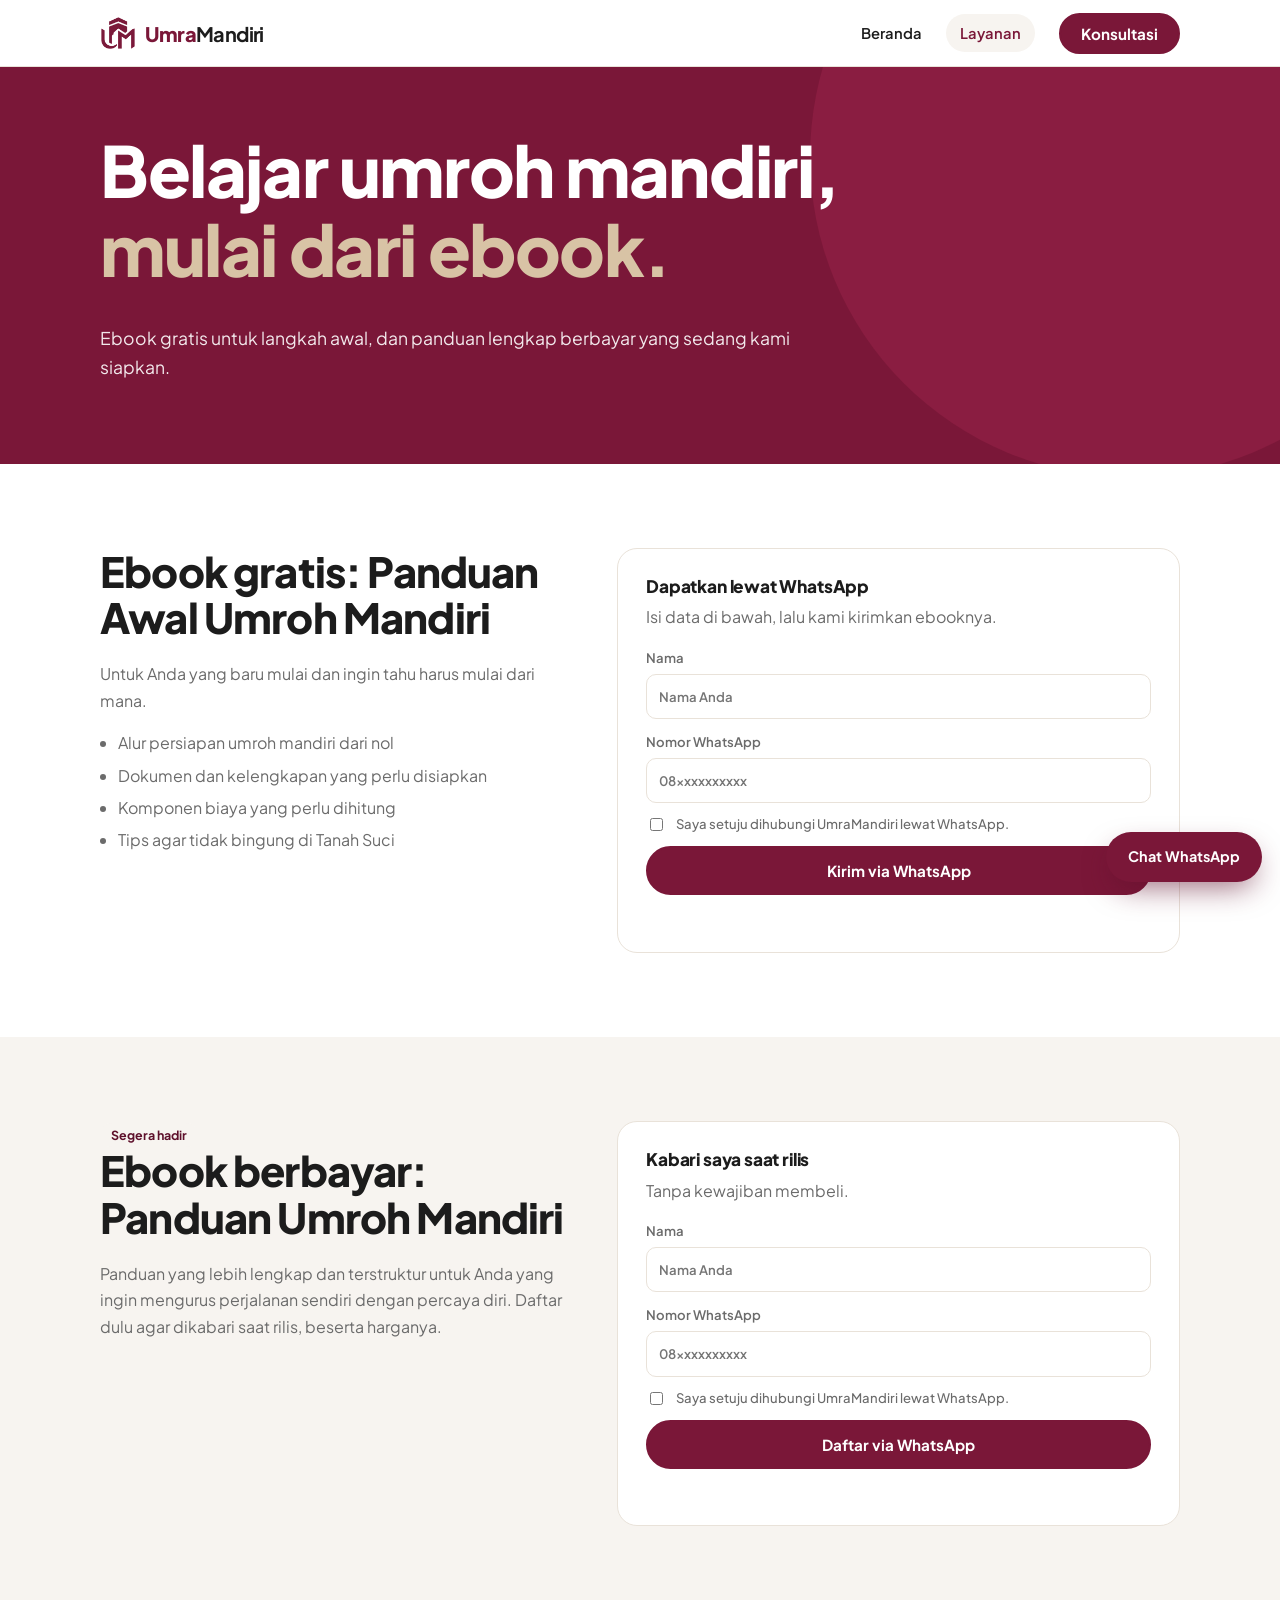
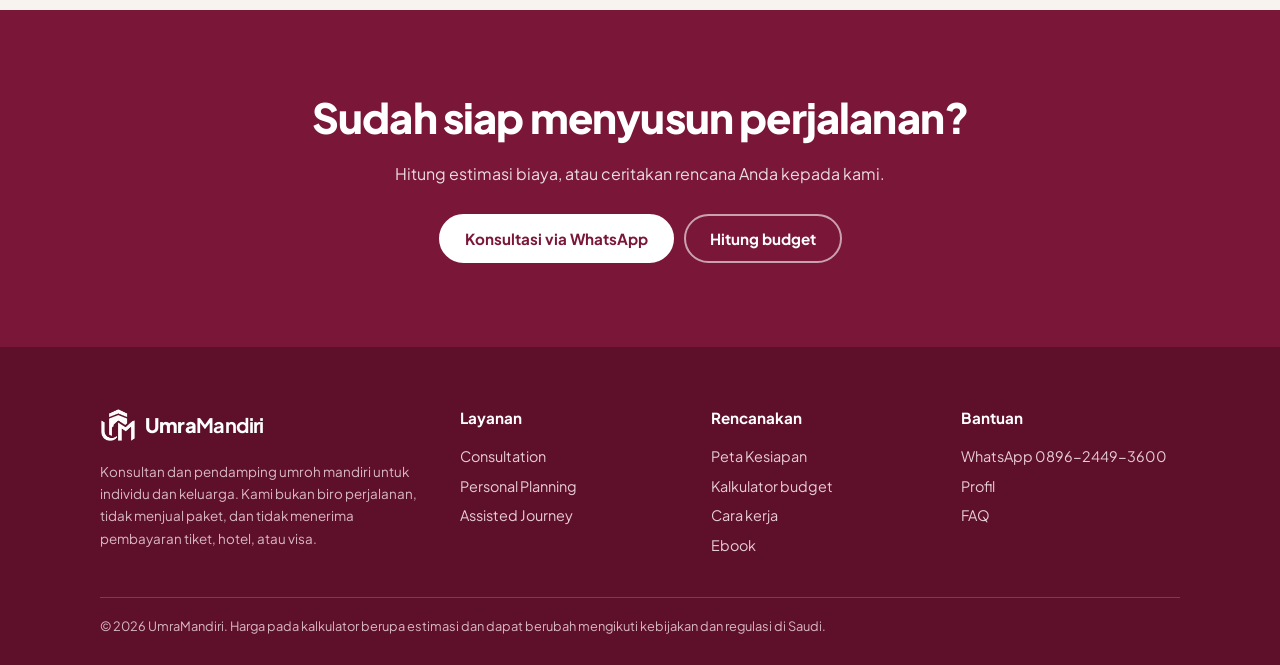
<file: ebook.html>
<!DOCTYPE html>
<html lang="id">
<head>
<meta charset="utf-8">
<meta name="viewport" content="width=device-width, initial-scale=1, viewport-fit=cover">
<title>Ebook Umroh Mandiri | UmraMandiri</title>
<meta name="description" content="Ebook gratis dan panduan umroh mandiri dari UmraMandiri. UmraMandiri membantu individu dan keluarga merencanakan umroh mandiri dengan lebih terarah.">
<meta name="theme-color" content="#7A1738">
<meta property="og:title" content="UmraMandiri | Umroh sesuka Anda">
<meta property="og:description" content="Konsultasi, perencanaan, dan pendampingan umroh mandiri untuk individu dan keluarga.">
<meta property="og:type" content="website">
<link rel="icon" href="assets/favicon.png" type="image/png">
<link rel="apple-touch-icon" href="assets/apple-touch-icon.png">
<link rel="preconnect" href="https://fonts.googleapis.com">
<link rel="preconnect" href="https://fonts.gstatic.com" crossorigin>
<link href="https://fonts.googleapis.com/css2?family=Plus+Jakarta+Sans:wght@400;500;600;700;800&display=swap" rel="stylesheet">
<link rel="stylesheet" href="css/styles.css">
</head>
<body>
<header><div class="wrap">
<a class="logo" href="./"><img class="lg" src="assets/logo-mark-burgundy.png" alt=""><span>Umra<b>Mandiri</b></span></a>
<nav><a href="./">Beranda</a><a class="navm" href="./#layanan">Layanan</a><a class="btn" href="https://wa.me/6289624493600?text=Assalamualaikum%2C%20saya%20ingin%20konsultasi%20umroh%20mandiri">Konsultasi</a></nav>
</div></header>
<section class="hero-sec slim"><div class="wrap"><div style="position:relative;max-width:760px">
<h1>Belajar umroh mandiri, <span class="hl">mulai dari ebook.</span></h1>
<p>Ebook gratis untuk langkah awal, dan panduan lengkap berbayar yang sedang kami siapkan.</p></div></div></section>

<section id="gratis"><div class="wrap about">
<div><h2>Ebook gratis: Panduan Awal Umroh Mandiri</h2>
<p>Untuk Anda yang baru mulai dan ingin tahu harus mulai dari mana.</p>
<!-- Sesuaikan daftar ini dengan isi ebook yang sebenarnya -->
<ul class="ul"><li>Alur persiapan umroh mandiri dari nol</li><li>Dokumen dan kelengkapan yang perlu disiapkan</li><li>Komponen biaya yang perlu dihitung</li><li>Tips agar tidak bingung di Tanah Suci</li></ul></div>
<div class="card"><h3>Dapatkan lewat WhatsApp</h3><p>Isi data di bawah, lalu kami kirimkan ebooknya.</p>
<form class="lead-form" data-kind="mendapatkan ebook gratis Panduan Awal Umroh Mandiri" novalidate>
<label>Nama<input name="nama" required autocomplete="name" placeholder="Nama Anda"></label>
<label>Nomor WhatsApp<input name="wa" type="tel" required inputmode="tel" autocomplete="tel" placeholder="08xxxxxxxxxx"></label>
<label class="chk"><input type="checkbox" name="setuju" required> Saya setuju dihubungi UmraMandiri lewat WhatsApp.</label>
<button class="btn" type="submit">Kirim via WhatsApp</button><p class="err" role="alert"></p></form></div>
</div></section>

<section class="off" id="berbayar"><div class="wrap about">
<div><span class="price">Segera hadir</span><h2>Ebook berbayar: Panduan Umroh Mandiri</h2>
<p>Panduan yang lebih lengkap dan terstruktur untuk Anda yang ingin mengurus perjalanan sendiri dengan percaya diri. Daftar dulu agar dikabari saat rilis, beserta harganya.</p></div>
<div class="card"><h3>Kabari saya saat rilis</h3><p>Tanpa kewajiban membeli.</p>
<form class="lead-form" data-kind="dikabari saat ebook berbayar Panduan Umroh Mandiri rilis" novalidate>
<label>Nama<input name="nama" required autocomplete="name" placeholder="Nama Anda"></label>
<label>Nomor WhatsApp<input name="wa" type="tel" required inputmode="tel" autocomplete="tel" placeholder="08xxxxxxxxxx"></label>
<label class="chk"><input type="checkbox" name="setuju" required> Saya setuju dihubungi UmraMandiri lewat WhatsApp.</label>
<button class="btn" type="submit">Daftar via WhatsApp</button><p class="err" role="alert"></p></form></div>
</div></section>

<section class="band"><div class="wrap"><h2>Sudah siap menyusun perjalanan?</h2><p>Hitung estimasi biaya, atau ceritakan rencana Anda kepada kami.</p>
<div class="cta" style="justify-content:center"><a class="btn" href="https://wa.me/6289624493600?text=Assalamualaikum%2C%20saya%20ingin%20konsultasi%20umroh%20mandiri">Konsultasi via WhatsApp</a><a class="btn ghost" href="kalkulator.html">Hitung budget</a></div></div></section>
<footer><div class="wrap">
<div class="fg">
<div><a class="logo" style="color:#fff" href="./"><img class="lg" src="assets/logo-mark-white.png" alt=""><span>Umra<b style="color:#fff">Mandiri</b></span></a>
<p style="margin-top:12px">Konsultan dan pendamping umroh mandiri untuk individu dan keluarga. Kami bukan biro perjalanan, tidak menjual paket, dan tidak menerima pembayaran tiket, hotel, atau visa.</p></div>
<div><h4>Layanan</h4><a href="./#layanan">Consultation</a><a href="./#layanan">Personal Planning</a><a href="./#layanan">Assisted Journey</a></div>
<div><h4>Rencanakan</h4><a href="./#peta">Peta Kesiapan</a><a href="kalkulator.html">Kalkulator budget</a><a href="./#fase">Cara kerja</a><a href="ebook.html">Ebook</a></div>
<div><h4>Bantuan</h4><a href="https://wa.me/6289624493600">WhatsApp 0896-2449-3600</a><a href="./#profil">Profil</a><a href="./#faq">FAQ</a></div>
</div>
<!-- Tambahkan NIB / legalitas usaha di sini setelah tersedia -->
<div class="fb">&copy; 2026 UmraMandiri. Harga pada kalkulator berupa estimasi dan dapat berubah mengikuti kebijakan dan regulasi di Saudi.</div>
</div></footer>
<a class="fab" href="https://wa.me/6289624493600?text=Assalamualaikum%2C%20saya%20ingin%20konsultasi%20umroh%20mandiri" aria-label="Chat WhatsApp">Chat WhatsApp</a>
<script src="js/quiz.js"></script>
<script src="js/lead.js"></script>
</body>
</html>
</file>
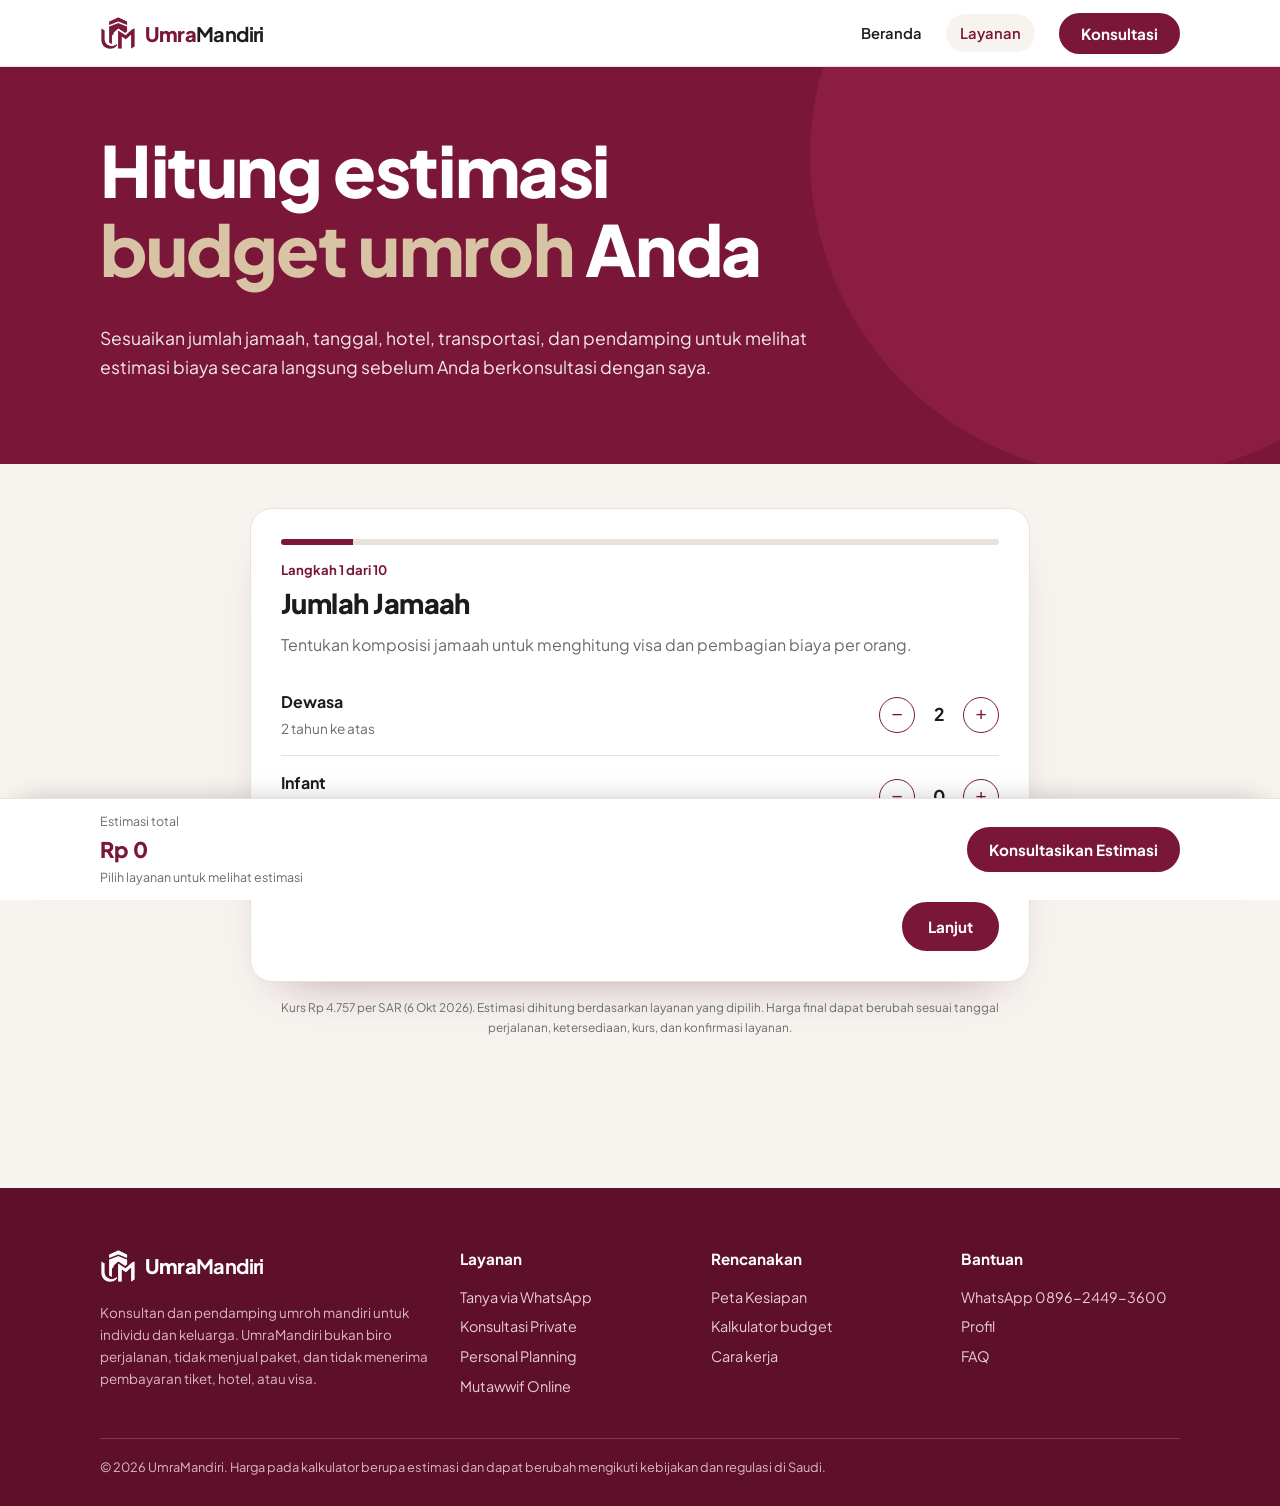
<file: kalkulator.html>
<!DOCTYPE html>
<html lang="id">
<head>
<meta charset="utf-8">
<meta name="viewport" content="width=device-width, initial-scale=1, viewport-fit=cover">
<title>Kalkulator Budget Umroh | UmraMandiri</title>
<meta name="description" content="Hitung estimasi biaya umroh mandiri: visa, hotel Makkah dan Madinah, transportasi, tiket pesawat, dan muthawwif dalam satu kalkulator.">
<meta name="theme-color" content="#7A1738">
<meta property="og:title" content="UmraMandiri | Umroh sesuka Anda">
<meta property="og:description" content="Konsultasi, perencanaan, dan pendampingan umroh mandiri untuk individu dan keluarga.">
<meta property="og:type" content="website">
<link rel="icon" href="assets/favicon.png" type="image/png">
<link rel="apple-touch-icon" href="assets/apple-touch-icon.png">
<link rel="preconnect" href="https://fonts.googleapis.com">
<link rel="preconnect" href="https://fonts.gstatic.com" crossorigin>
<link href="https://fonts.googleapis.com/css2?family=Plus+Jakarta+Sans:wght@400;500;600;700;800&display=swap" rel="stylesheet">
<link rel="stylesheet" href="css/styles.css">
</head>
<body>
<header><div class="wrap">
<a class="logo" href="./"><img class="lg" src="assets/logo-mark-burgundy.png" alt=""><span>Umra<b>Mandiri</b></span></a>
<nav><a href="./">Beranda</a><a class="navm" href="./#layanan">Layanan</a><a class="btn" href="https://wa.me/6289624493600?text=Assalamualaikum%2C%20saya%20ingin%20konsultasi%20umroh%20mandiri">Konsultasi</a></nav>
</div></header>
<section class="hero-sec slim"><div class="wrap"><div style="position:relative;max-width:760px">
<h1>Hitung estimasi <span class="hl">budget umroh</span> Anda</h1>
<p>Sesuaikan jumlah jamaah, tanggal, hotel, transportasi, dan pendamping untuk melihat estimasi biaya secara langsung sebelum Anda berkonsultasi dengan saya.</p></div></div></section>

<section class="wzs"><div class="wrap"><div class="wz" id="wz">
<div class="prog"><i id="pg"></i></div><p class="stepno" id="sn"></p>
<div id="st"></div>
<div class="nav2"><button class="btn ghost" id="bk" type="button">Kembali</button><button class="btn" id="nx" type="button">Lanjut</button></div>
</div>
<p class="dnote"><span id="kurs"></span> Estimasi dihitung berdasarkan layanan yang dipilih. Harga final dapat berubah sesuai tanggal perjalanan, ketersediaan, kurs, dan konfirmasi layanan.</p></div></section>

<div class="dock"><div class="wrap"><div><small>Estimasi total</small><b id="dt1">Rp 0</b><small id="dt2"></small></div><a class="btn" id="dwa" href="#">Konsultasikan Estimasi</a></div></div>
<footer><div class="wrap">
<div class="fg">
<div><a class="logo" style="color:#fff" href="./"><img class="lg" src="assets/logo-mark-white.png" alt=""><span>Umra<b style="color:#fff">Mandiri</b></span></a>
<p style="margin-top:12px">Konsultan dan pendamping umroh mandiri untuk individu dan keluarga. UmraMandiri bukan biro perjalanan, tidak menjual paket, dan tidak menerima pembayaran tiket, hotel, atau visa.</p></div>
<div><h4>Layanan</h4><a href="./#layanan">Tanya via WhatsApp</a><a href="./#layanan">Konsultasi Private</a><a href="./#layanan">Personal Planning</a><a href="./#layanan">Mutawwif Online</a></div>
<div><h4>Rencanakan</h4><a href="./#peta">Peta Kesiapan</a><a href="kalkulator.html">Kalkulator budget</a><a href="./#fase">Cara kerja</a></div>
<div><h4>Bantuan</h4><a href="https://wa.me/6289624493600">WhatsApp 0896-2449-3600</a><a href="./#profil">Profil</a><a href="./#faq">FAQ</a></div>
</div>
<!-- Tambahkan NIB / legalitas usaha di sini setelah tersedia -->
<div class="fb">&copy; 2026 UmraMandiri. Harga pada kalkulator berupa estimasi dan dapat berubah mengikuti kebijakan dan regulasi di Saudi.</div>
</div></footer>
<script src="data/data.js"></script>
<script src="js/kalkulator.js"></script>
</body>
</html>
</file>
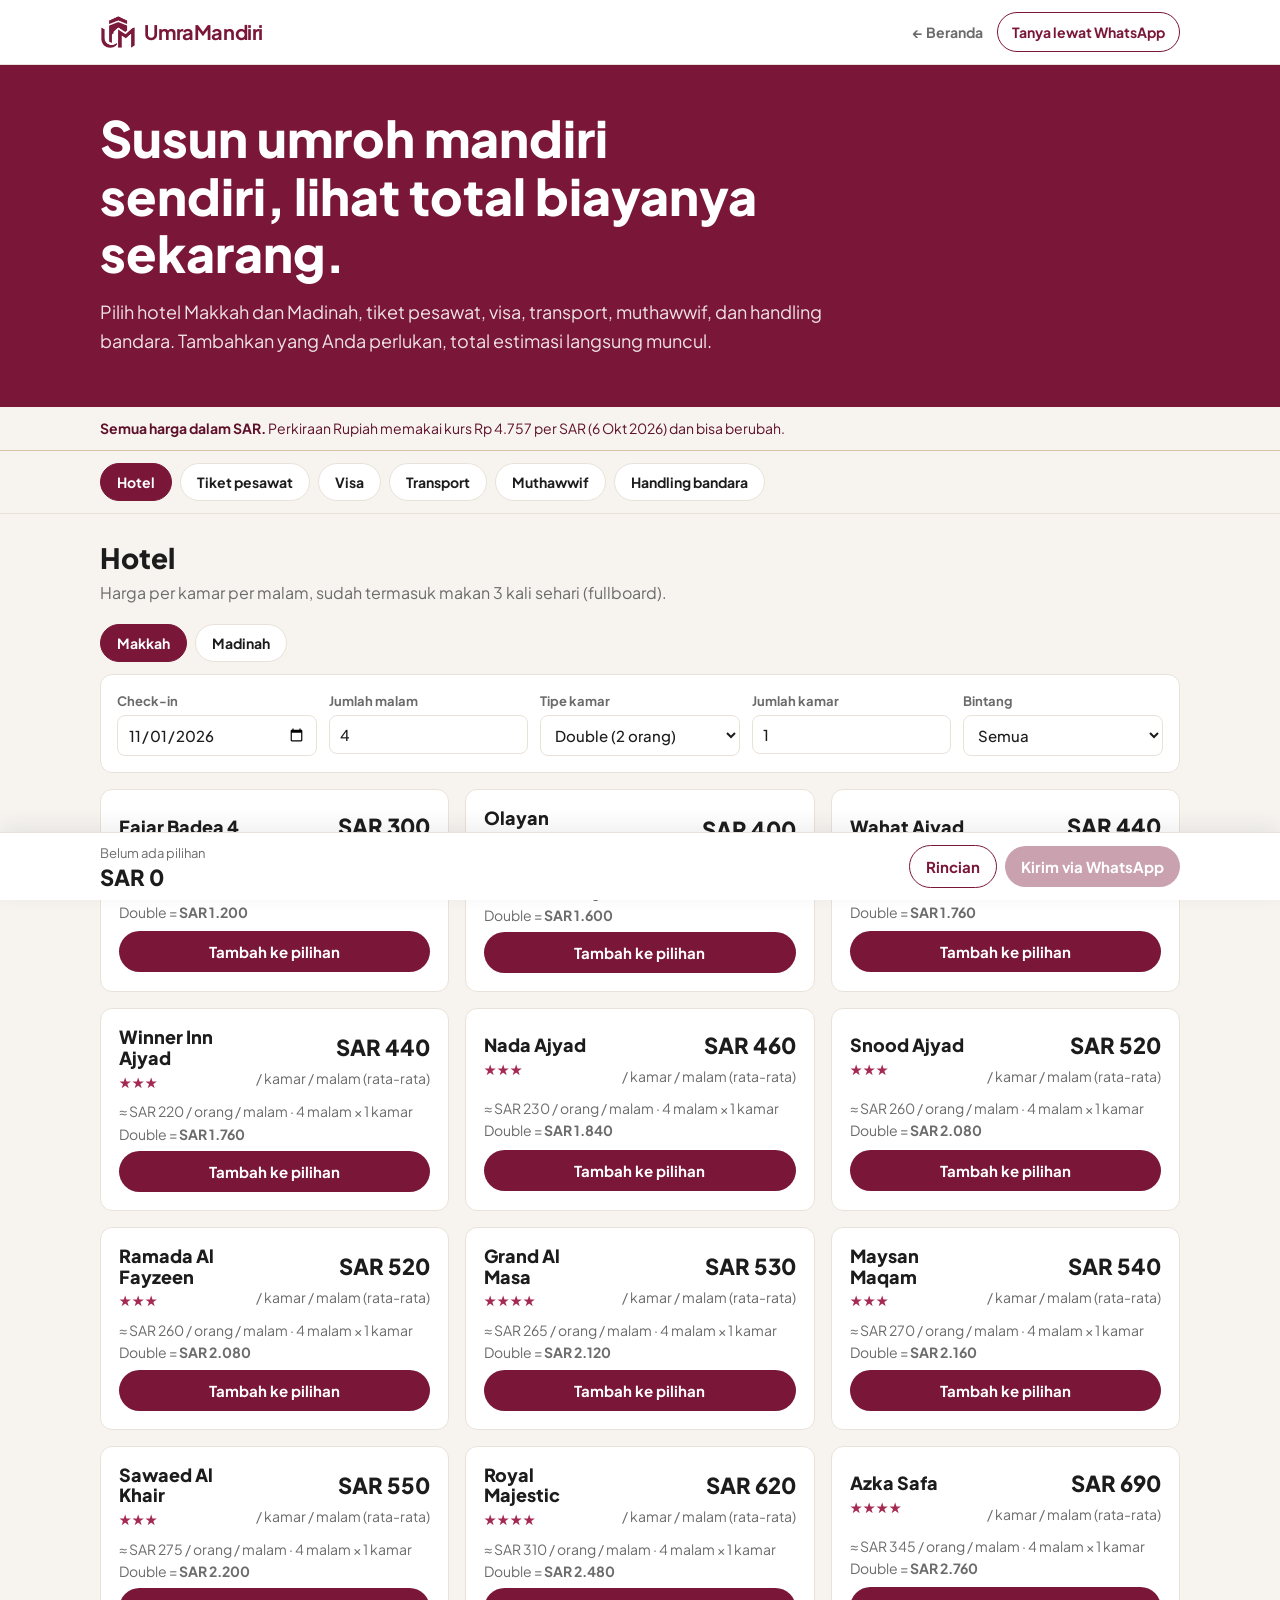
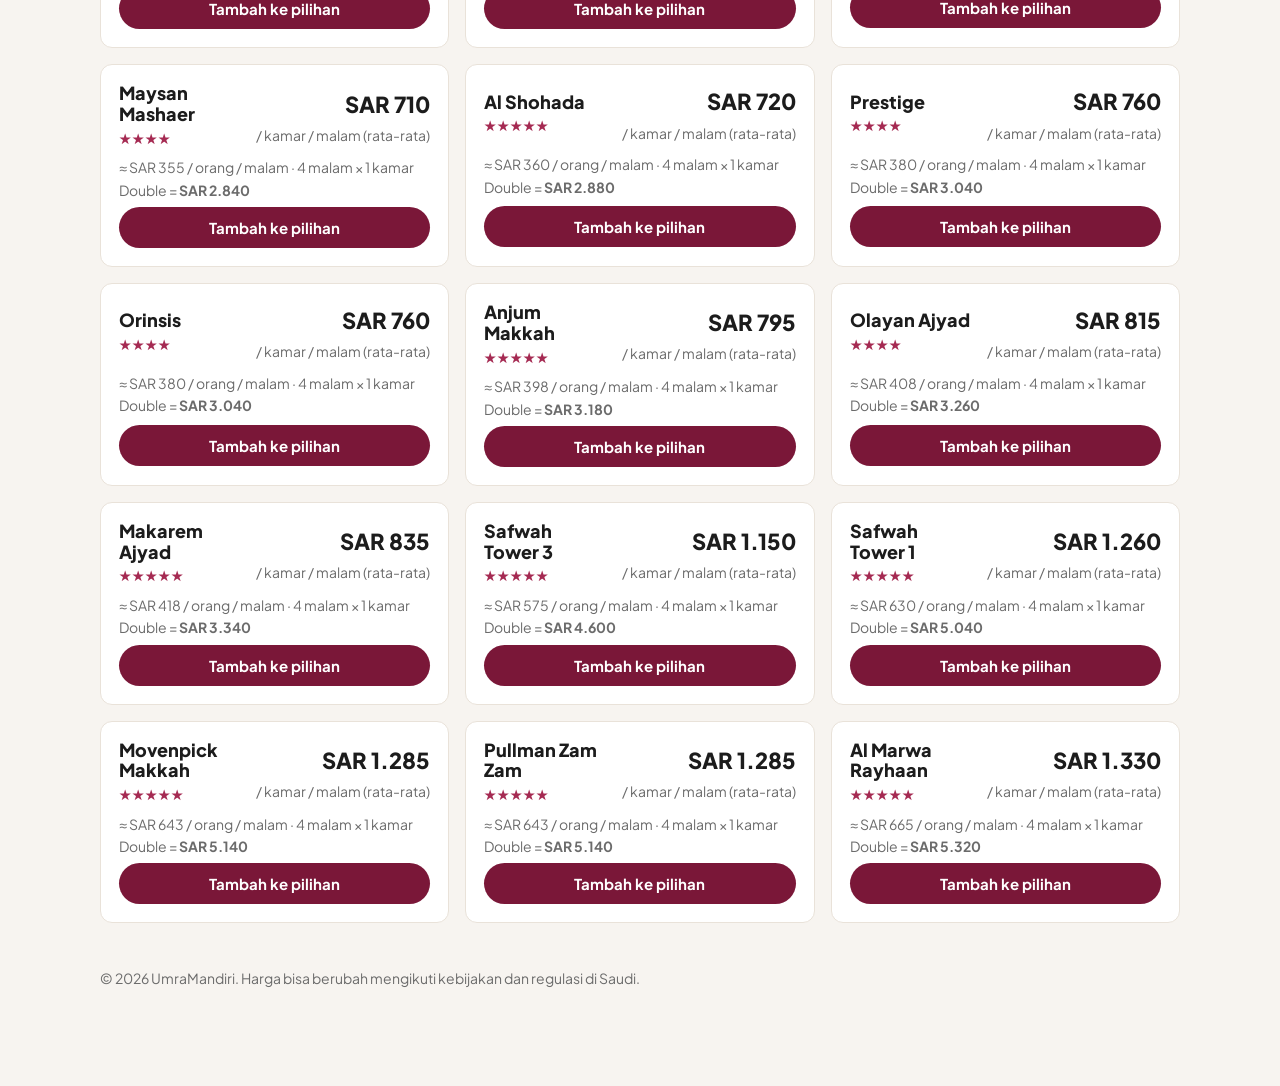
<file: marketplace.html>
<!DOCTYPE html>
<html lang="id">
<head>
<meta charset="utf-8">
<meta name="viewport" content="width=device-width, initial-scale=1">
<title>Marketplace UmraMandiri — Hotel, tiket, visa, dan layanan umroh mandiri</title>
<meta name="description" content="Pilih sendiri hotel Makkah dan Madinah, tiket pesawat, visa, transport, muthawwif, dan handling bandara. Semua harga dalam SAR dengan perkiraan total dalam Rupiah.">
<meta property="og:title" content="Marketplace UmraMandiri">
<meta property="og:image" content="logo.png">
<link rel="icon" href="assets/favicon.png" type="image/png">
<link rel="apple-touch-icon" href="assets/apple-touch-icon.png">
<meta name="theme-color" content="#7A1738">
<link rel="preconnect" href="https://fonts.googleapis.com">
<link rel="preconnect" href="https://fonts.gstatic.com" crossorigin>
<link href="https://fonts.googleapis.com/css2?family=Plus+Jakarta+Sans:wght@400;500;700;800&display=swap" rel="stylesheet">
<style>
:root{--ink:#2b3033;--gold:#c89e50;--gold-d:#7a5a14;--bg:#f3f4f5;--card:#fff;--line:#dcdfe1;--mute:#5d666b}
*{box-sizing:border-box}
html{scroll-behavior:smooth}
body{margin:0;background:var(--bg);color:var(--ink);font:400 16px/1.6 "Plus Jakarta Sans",system-ui,sans-serif;padding-bottom:84px}
h1,h2,h3{margin:0;line-height:1.15;font-weight:800}
:focus-visible{outline:3px solid var(--gold);outline-offset:2px}
.wrap{max-width:1120px;margin:0 auto;padding:0 20px}
.top{background:#fff;border-bottom:1px solid var(--line)}
.top .wrap{display:flex;justify-content:space-between;align-items:center;padding-top:12px;padding-bottom:12px}
.top img{height:34px;width:auto;display:block}
.top a.home{margin-left:auto;margin-right:14px;font-size:14px;font-weight:700;text-decoration:none;color:var(--mute)}
.top a.wa{font-size:14px;font-weight:700;text-decoration:none;color:var(--ink);border:1px solid var(--ink);padding:8px 14px;border-radius:999px}
.hero{background:var(--ink);color:#fff;padding:44px 0 52px}
.hero h1{font-size:clamp(30px,5.5vw,50px);max-width:20ch}
.hero p{font-size:18px;color:#d3d8db;margin:16px 0 0;max-width:58ch}
.note{background:#f8efd9;border-bottom:1px solid #e6d3a1;color:#5c4510;font-size:14px;padding:10px 0}
.tabs{position:sticky;top:0;z-index:5;background:var(--bg);border-bottom:1px solid var(--line)}
.tabs .wrap{display:flex;gap:8px;overflow-x:auto;padding:12px 20px}
.chip{flex:none;border:1px solid var(--line);background:#fff;color:var(--ink);font:700 14px "Plus Jakarta Sans",sans-serif;padding:9px 16px;border-radius:999px;cursor:pointer}
.chip[aria-pressed=true]{background:var(--ink);border-color:var(--ink);color:#fff}
section.cat{display:none;padding:28px 0 8px}
section.cat.on{display:block}
section.cat h2{font-size:28px}
.sub{color:var(--mute);margin:6px 0 18px}
.grid{display:grid;grid-template-columns:repeat(auto-fill,minmax(290px,1fr));gap:16px}
.card{background:var(--card);border:1px solid var(--line);border-radius:12px;padding:18px;display:flex;flex-direction:column;gap:8px}
.card h3{font-size:18px}
.meta{color:var(--mute);font-size:14px;margin:0}
.tag{display:inline-block;background:#f8efd9;color:#5c4510;font-size:12px;font-weight:700;padding:2px 8px;border-radius:6px;align-self:flex-start}
.price{margin-top:auto;padding-top:6px}
.price b{font-size:24px;font-weight:800}
.price small{color:var(--mute);font-size:13px}
.btn{border:0;background:var(--ink);color:#fff;font:700 15px "Plus Jakarta Sans",sans-serif;padding:11px 16px;border-radius:10px;cursor:pointer;text-decoration:none;text-align:center}
.btn:hover{background:#000}
.btn:disabled{opacity:.4;cursor:not-allowed}
.btn.gold{background:var(--gold);color:#1d1f20}
.panel{background:#fff;border:1px solid var(--line);border-radius:12px;padding:16px;display:grid;grid-template-columns:repeat(auto-fit,minmax(150px,1fr));gap:12px;margin-bottom:16px}
.panel label{font-size:13px;font-weight:700;color:var(--mute);display:flex;flex-direction:column;gap:4px}
.panel input,.panel select{font:500 15px "Plus Jakarta Sans",sans-serif;padding:9px 10px;border:1px solid var(--line);border-radius:8px;background:#fff;color:var(--ink);width:100%}
.seg{display:flex;gap:8px;flex-wrap:wrap;margin-bottom:12px}
.hotel{display:grid;grid-template-columns:1fr auto;gap:6px 16px;align-items:center}
.hotel .stars{color:var(--gold);letter-spacing:1px;font-size:14px}
.hotel .r{text-align:right}
.hotel .r b{font-size:22px;font-weight:800}
.hotel .full{grid-column:1/-1}
.bar{position:fixed;left:0;right:0;bottom:0;background:#fff;border-top:1px solid var(--line);box-shadow:0 -6px 20px #2b303314;z-index:9}
.bar .wrap{display:flex;align-items:center;justify-content:space-between;gap:12px;padding-top:10px;padding-bottom:10px}
.bar strong{font-size:22px;font-weight:800;display:block;line-height:1.2}
.bar span{font-size:13px;color:var(--mute);display:block}
.bar .acts{display:flex;gap:8px;align-items:center}
.btn.ghost{background:#fff;color:var(--ink);border:1px solid var(--ink)}
.btn[aria-disabled=true]{opacity:.4;pointer-events:none}
#cart{display:none;position:fixed;left:0;right:0;bottom:70px;z-index:8;max-height:50vh;overflow:auto;background:#fff;border-top:1px solid var(--line);box-shadow:0 -10px 24px #2b303322}
#cart.on{display:block}
.line{display:grid;grid-template-columns:1fr auto auto;gap:10px;align-items:center;padding:10px 0;border-bottom:1px solid var(--line);font-size:14px}
.line small{display:block;color:var(--mute)}
.q{display:flex;align-items:center;gap:6px}
.q button{width:30px;height:30px;border:1px solid var(--line);background:#fff;border-radius:8px;font:700 16px sans-serif;cursor:pointer}
footer{padding:36px 0 12px;color:var(--mute);font-size:14px}
@media(max-width:560px){.bar strong{font-size:18px}.bar .btn{padding:10px 12px;font-size:14px}}
@media (prefers-reduced-motion:reduce){html{scroll-behavior:auto}}

/* ===== Palet brand UmraMandiri ===== */
:root{--ink:#1C1C1C;--gold:#7A1738;--gold-d:#5E102B;--bg:#F7F4F0;--mute:#6B6B6B;--line:#e9e2d9}
.top a.wa{color:#7A1738;border-color:#7A1738}
.top strong{color:#7A1738;font-size:1.25rem;letter-spacing:-.02em}
.hero{background:#7A1738}
.hero p{color:rgba(255,255,255,.88)}
.chip[aria-pressed=true]{background:#7A1738;border-color:#7A1738}
.btn{background:#7A1738;border-radius:999px}.btn:hover{background:#5E102B}
.btn.gold{background:#7A1738;color:#fff}
.btn.ghost{background:#fff;color:#7A1738;border:1px solid #7A1738}.btn.ghost:hover{background:#F7F4F0}
.note{background:#F7F4F0;border-color:#D8C3A5;color:#5E102B}
.tag{background:#F7F4F0;color:#5E102B}
.hotel .stars{color:#A52A52}

/* Header ponsel marketplace */
@media(max-width:480px){.top strong{font-size:1.02rem}.top img{height:28px}.top a.home{margin-right:8px;font-size:13px}.top a.wa{padding:7px 10px;font-size:13px}}
/* layar 340 marketplace */
@media(max-width:340px){.top a.home{display:none}}

/* ===== Kartu transport dengan gambar ===== */
.vgrid{display:grid;grid-template-columns:repeat(auto-fill,minmax(290px,1fr));gap:18px}
.card.veh{padding:0;overflow:hidden;display:flex;flex-direction:column;gap:0}
.vimg{position:relative;height:160px;background:radial-gradient(ellipse at 50% 90%,#f1e4e9 0,#fff 72%);display:flex;align-items:center;justify-content:center;border-bottom:1px solid var(--line)}
.vimg img{max-height:118px;max-width:80%;object-fit:contain;filter:drop-shadow(0 10px 8px rgba(94,16,43,.2))}
.vtag{position:absolute;top:12px;left:12px;background:#7A1738;color:#fff;font-size:.72rem;font-weight:700;padding:4px 10px;border-radius:999px}
.vcap{position:absolute;left:12px;bottom:12px;background:#fff;border:1px solid var(--line);font-size:.72rem;font-weight:600;padding:3px 9px;border-radius:999px}
.vbody{padding:16px 18px 18px;display:flex;flex-direction:column;gap:10px;flex:1}
.vbody h3{margin:0}.vlab{color:#7A1738;font-weight:700;font-size:.74rem}
.chips2{display:flex;flex-wrap:wrap;gap:6px}.chips2 span{background:#F7F4F0;color:#5E102B;font-size:.72rem;font-weight:600;padding:3px 9px;border-radius:6px}
.vbody label{display:grid;gap:5px;font-size:.78rem;font-weight:600;color:var(--mute)}.vbody select{width:100%}
.vd{font-size:.8rem;min-height:3.4em;margin:0}
.vfoot{display:flex;justify-content:space-between;align-items:flex-end;gap:10px;margin-top:auto}

/* Penyempurnaan kartu transport */
.vimg{overflow:hidden}
.vimg:after{content:"";position:absolute;bottom:30px;left:50%;transform:translateX(-50%);width:58%;height:16px;border-radius:50%;background:rgba(94,16,43,.16);filter:blur(7px)}
.vimg img{position:relative;z-index:1;mix-blend-mode:multiply;filter:none;max-height:124px}
.vtag,.vcap{z-index:2}
.vfoot>div{flex:1;min-width:0}.vfoot small{font-size:.74rem}
.vfoot .btn{flex:none;white-space:nowrap;padding:11px 16px}
.vd{font-size:.78rem}
/* Harga di atas, tombol selebar kartu */
.vfoot{flex-direction:column;align-items:stretch;gap:12px}.vfoot .btn{width:100%;text-align:center}.vfoot .price b{font-size:1.45rem;white-space:nowrap}
</style>
</head>
<body>
<header>
  <div class="top"><div class="wrap">
    <a href="./" aria-label="UmraMandiri, kembali ke beranda" style="display:inline-flex;align-items:center;gap:8px;text-decoration:none"><img src="assets/logo-mark-burgundy.png" alt="" style="height:34px;width:auto"><strong>UmraMandiri</strong></a>
    <a class="home" href="./">&larr; Beranda</a>
    <a class="wa" id="waTop" href="#" target="_blank" rel="noopener">Tanya lewat WhatsApp</a>
  </div></div>
  <div class="hero"><div class="wrap">
    <h1>Susun umroh mandiri sendiri, lihat total biayanya sekarang.</h1>
    <p>Pilih hotel Makkah dan Madinah, tiket pesawat, visa, transport, muthawwif, dan handling bandara. Tambahkan yang Anda perlukan, total estimasi langsung muncul.</p>
  </div></div>
</header>
<div class="note"><div class="wrap" id="note"></div></div>
<nav class="tabs" aria-label="Kategori"><div class="wrap" id="tabs"></div></nav>
<main id="list"></main>
<footer><div class="wrap">© 2026 UmraMandiri. Harga bisa berubah mengikuti kebijakan dan regulasi di Saudi.</div></footer>

<div id="cart" aria-label="Rincian pilihan"><div class="wrap" id="lines"></div></div>
<div class="bar" role="region" aria-label="Ringkasan pilihan"><div class="wrap">
  <div><span id="count">Belum ada pilihan</span><strong id="tSar">SAR 0</strong><span id="tIdr"></span></div>
  <div class="acts"><button class="btn ghost" id="toggle">Rincian</button><a class="btn gold" id="order" aria-disabled="true" href="#" target="_blank" rel="noopener">Kirim via WhatsApp</a></div>
</div></div>

<script src="data/data.js"></script>
<script>
// Kurs, harga, dan tarif hotel dibaca dari data/data.js (satu sumber untuk seluruh website)
// ======== HARGA NON-HOTEL (dalam SAR) ========
var CATS=[
 {id:"hotel",n:"Hotel",d:"Harga per kamar per malam, sudah termasuk makan 3 kali sehari (fullboard)."},
 {id:"pesawat",n:"Tiket pesawat",d:"Harga acuan tiket pulang-pergi."},
 {id:"visa",n:"Visa",d:"Pengurusan visa umroh."},
 {id:"transport",n:"Transport",d:"Harga per kendaraan, dalam SAR. Pilih rute satuan atau paket full trip."},
 {id:"muthawwif",n:"Muthawwif",d:"Pembimbing ibadah."},
 {id:"handling",n:"Handling bandara",d:"Dibantu dari mendarat sampai keluar bandara."}
];
var ITEMS=[
 {id:"a1",c:"pesawat",n:"Tiket pesawat pulang-pergi",m:"Harga acuan Rp "+PRICE.tiketRp.toLocaleString("id-ID")+", dikonversi ke SAR sesuai kurs",u:"/ orang",p:Math.round(PRICE.tiketRp/RATE)},
 {id:"v1",c:"visa",n:"Visa umroh",m:"Harga acuan USD "+PRICE.visaUsd+", dikonversi ke SAR (1 USD = "+String(USD_SAR).replace(".",",")+" SAR)",u:"/ orang",p:Math.round(PRICE.visaUsd*USD_SAR)},
 {id:"m1",c:"muthawwif",n:"Muthawwif setengah hari",m:"Thawaf dan sa'i didampingi",u:"/ sesi",p:PRICE.mtHalf,ph:1},
 {id:"m2",c:"muthawwif",n:"Muthawwif full day",m:"Ibadah plus ziarah kota",u:"/ hari",p:PRICE.mtFull,ph:1},
 {id:"g1",c:"handling",n:"Handling kedatangan Jeddah",m:"Imigrasi dan bagasi dibantu",u:"/ orang",p:PRICE.hin,ph:1},
 {id:"g2",c:"handling",n:"Handling kepulangan",m:"Check-in dan bagasi dibantu",u:"/ orang",p:PRICE.hout,ph:1}
];
// ============================================
var DAY=864e5, cart={}, state={city:"Makkah",star:0}, TYPES=["Double","Triple","Quad"], OCC=[2,3,4];
var fmt=function(n){return "SAR "+Math.round(n).toLocaleString("id-ID")};
var rp=function(n){return "Rp "+Math.round(n).toLocaleString("id-ID")};
var dm=function(s){var d=+s.slice(0,2),m=+s.slice(2);return Date.UTC(m>=8?2026:2027,m-1,d)/DAY};
function parse(s){var a=s.split("|");return{n:a[0],s:+a[1],r:a[2].split(";").map(function(x){var p=x.split(":"),d=p[0].split("-");return{a:dm(d[0]),b:dm(d[1]),p:p[1].split("/").map(Number)}})}}
var DB={};Object.keys(HOTELS).forEach(function(c){DB[c]=HOTELS[c].map(parse)});
function night(h,d,t){var v=null;h.r.forEach(function(r){if(d>=r.a&&d<=r.b)v=r.p[t]});return v}
function stay(h,ci,n,t){var tot=0;for(var i=0;i<n;i++){var v=night(h,ci+i,t);if(v==null)return null;tot+=v}return tot}
var $=function(i){return document.getElementById(i)};
var iso=function(d){return new Date(d*DAY).toISOString().slice(0,10)};
var el=function(t,c,h){var e=document.createElement(t);if(c)e.className=c;if(h!=null)e.innerHTML=h;return e};

$("note").innerHTML="<b>Semua harga dalam SAR.</b> Perkiraan Rupiah memakai kurs Rp "+RATE.toLocaleString("id-ID")+" per SAR ("+RATE_DATE+") dan bisa berubah.";
$("waTop").href="https://wa.me/"+WA;

var tabs=$("tabs"),list=$("list");
CATS.forEach(function(c){
  var b=el("button","chip",c.n);b.id="tab-"+c.id;b.setAttribute("aria-pressed","false");b.onclick=function(){pick(c.id)};tabs.appendChild(b);
  var s=el("section","cat");s.id=c.id;s.innerHTML='<div class="wrap"><h2>'+c.n+'</h2><p class="sub">'+c.d+'</p><div id="body-'+c.id+'"></div></div>';list.appendChild(s);
});

// ---- Hotel ----
(function(){
  var b=$("body-hotel");
  b.innerHTML='<div class="seg" id="cities"></div><div class="panel">'+
   '<label>Check-in<input type="date" id="ci" value="2026-11-01" min="2026-08-14" max="2027-03-09"></label>'+
   '<label>Jumlah malam<input type="number" id="nt" value="4" min="1" max="30"></label>'+
   '<label>Tipe kamar<select id="ty"><option value="0">Double (2 orang)</option><option value="1">Triple (3 orang)</option><option value="2">Quad (4 orang)</option></select></label>'+
   '<label>Jumlah kamar<input type="number" id="rm" value="1" min="1" max="20"></label>'+
   '<label>Bintang<select id="st"><option value="0">Semua</option><option value="5">5</option><option value="4">4</option><option value="3">3</option></select></label></div>'+
   '<div class="grid" id="hg"></div>';
  var cs=$("cities");
  Object.keys(HOTELS).forEach(function(c){var x=el("button","chip",c);x.setAttribute("aria-pressed",c===state.city);x.onclick=function(){state.city=c;[].forEach.call(cs.children,function(y){y.setAttribute("aria-pressed",y===x)});draw()};cs.appendChild(x)});
  ["ci","nt","ty","rm","st"].forEach(function(i){$(i).oninput=draw});
  function draw(){
    var n=Math.max(1,+$("nt").value||1),t=+$("ty").value,rm=Math.max(1,+$("rm").value||1),st=+$("st").value,g=$("hg");
    var y=+$("ci").value.slice(0,4),ci=Date.UTC(y,+$("ci").value.slice(5,7)-1,+$("ci").value.slice(8,10))/DAY;
    var rows=DB[state.city].filter(function(h){return !st||h.s===st}).map(function(h){var tot=stay(h,ci,n,t);return{h:h,tot:tot}});
    rows.sort(function(a,b){return (a.tot==null)-(b.tot==null)||a.tot-b.tot});
    g.innerHTML="";
    rows.forEach(function(o){
      var h=o.h,c=el("article","card hotel"),stars="★".repeat(h.s);
      if(o.tot==null){c.innerHTML='<div><h3>'+h.n+'</h3><span class="stars">'+stars+'</span></div><div class="r meta">Tarif belum tersedia<br>untuk tanggal ini</div>';g.appendChild(c);return}
      var avg=o.tot/n,total=o.tot*rm;
      c.innerHTML='<div><h3>'+h.n+'</h3><span class="stars">'+stars+'</span></div>'+
       '<div class="r"><b>'+fmt(avg)+'</b><br><small class="meta">/ kamar / malam (rata-rata)</small></div>'+
       '<p class="meta full">≈ '+fmt(avg/OCC[t])+' / orang / malam · '+n+' malam × '+rm+' kamar '+TYPES[t]+' = <b>'+fmt(total)+'</b></p>';
      var a=el("button","btn full","Tambah ke pilihan");
      a.onclick=function(){addLine("h|"+state.city+h.n+ci+n+t+rm,h.n+" ("+state.city+", "+TYPES[t]+")",iso(ci)+", "+n+" malam, "+rm+" kamar",total)};
      c.appendChild(a);g.appendChild(c);
    });
  }
  draw();
})();

// ---- Non-hotel ----
CATS.slice(1).forEach(function(c){
  if(c.id==="transport")return;
  var g=el("div","grid");$("body-"+c.id).appendChild(g);
  ITEMS.filter(function(x){return x.c===c.id}).forEach(function(x){
    var d=el("article","card");
    d.innerHTML=(x.ph?'<span class="tag">Harga contoh</span>':'')+'<h3>'+x.n+'</h3><p class="meta">'+x.m+'</p><div class="price"><b>'+fmt(x.p)+'</b> <small>'+x.u+'</small></div>';
    var a=el("button","btn","Tambah ke pilihan");a.onclick=function(){addLine(x.id,x.n,x.u,x.p)};
    d.appendChild(a);g.appendChild(d);
  });
});

// ---- Transport ----
(function(){
  var T=TRANSPORT,g=el("div","vgrid");$("body-transport").appendChild(g);
  var rt=function(id){return T.r.filter(function(r){return r.id===id})[0]};
  var sum=function(f,vi){return f.r.reduce(function(s,id){return s+rt(id).p[vi]},0)};
  T.v.forEach(function(v,vi){
    var c=el("article","card veh");
    var opt='<optgroup label="Full trip (satu paket rute)">'+T.ft.map(function(f){return '<option value="ft:'+f.id+'">'+f.n+' ('+fmt(sum(f,vi))+')</option>'}).join("")+'</optgroup><optgroup label="Per rute">'+T.r.map(function(r){return '<option value="r:'+r.id+'">'+r.n+' ('+fmt(r.p[vi])+')</option>'}).join("")+'</optgroup>';
    c.innerHTML='<div class="vimg"><span class="vtag">'+v.tag+'</span><img src="'+v.img+'" alt="'+v.n+'" loading="lazy"><span class="vcap">'+v.cap+'</span></div>'+
     '<div class="vbody"><small class="vlab">'+v.lab+'</small><h3>'+v.n+'</h3><div class="chips2">'+v.chips.map(function(x){return '<span>'+x+'</span>'}).join("")+'</div>'+
     '<label>Pilih rute atau full trip<select>'+opt+'</select></label><p class="meta vd"></p>'+
     '<div class="vfoot"><div><small class="meta">Harga per kendaraan</small><div class="price"><b class="vp"></b></div><small class="meta vr"></small></div></div></div>';
    var sel=c.querySelector("select"),vp=c.querySelector(".vp"),vr=c.querySelector(".vr"),vd=c.querySelector(".vd"),cur;
    function upd(){var s=sel.value.split(":"),f=s[0]==="ft"?T.ft.filter(function(x){return x.id===s[1]})[0]:null,r=f?null:rt(s[1]);
      cur={name:f?f.n:r.n,p:f?sum(f,vi):r.p[vi],full:!!f};
      vp.textContent=fmt(cur.p);vr.textContent="\u2248 "+rp(cur.p*RATE);
      vd.textContent=f?f.d:"Sekali jalan, per kendaraan."}
    var a=el("button","btn","Tambah ke pilihan");
    a.onclick=function(){addLine("tr|"+v.id+"|"+sel.value,v.n+": "+cur.name,cur.full?"per kendaraan, ziarah termasuk":"per kendaraan",cur.p)};
    c.querySelector(".vfoot").appendChild(a);sel.onchange=upd;upd();g.appendChild(c);
  });
})();

// ---- Pilihan & total ----
function addLine(k,n,note,p){if(cart[k])cart[k].q++;else cart[k]={n:n,note:note,p:p,q:1};render()}
function render(){
  var t=0,k=0,lines=[],box=$("lines");box.innerHTML="";
  Object.keys(cart).forEach(function(key){
    var it=cart[key];t+=it.p*it.q;k+=it.q;lines.push("- "+it.n+" ("+it.note+") x"+it.q+": "+fmt(it.p*it.q));
    var r=el("div","line",'<div>'+it.n+'<small>'+it.note+' · '+fmt(it.p)+'</small></div><div class="q"><button aria-label="Kurangi">−</button><span>'+it.q+'</span><button aria-label="Tambah">+</button></div><b>'+fmt(it.p*it.q)+'</b>');
    var bt=r.querySelectorAll("button");
    bt[0].onclick=function(){if(--it.q<=0)delete cart[key];render()};
    bt[1].onclick=function(){it.q++;render()};
    box.appendChild(r);
  });
  if(!k){$("cart").classList.remove("on");box.innerHTML='<p class="meta" style="padding:14px 0">Belum ada pilihan.</p>'}
  $("tSar").textContent=fmt(t);
  $("tIdr").textContent=k?"≈ "+rp(t*RATE)+" (kurs Rp "+RATE.toLocaleString("id-ID")+"/SAR)":"";
  $("count").textContent=k?k+" item dipilih · estimasi total":"Belum ada pilihan";
  var a=$("order");a.setAttribute("aria-disabled",k?"false":"true");
  a.href=k?"https://wa.me/"+WA+"?text="+encodeURIComponent("Halo UmraMandiri, saya ingin memesan:\n"+lines.join("\n")+"\nEstimasi total: "+fmt(t)+" (≈ "+rp(t*RATE)+")"):"#";
}
$("toggle").onclick=function(){if(Object.keys(cart).length)$("cart").classList.toggle("on")};
render();

// ---- Navbar kategori: tampilkan satu kategori saja ----
function pick(id){
  if(!CATS.some(function(c){return c.id===id}))id="hotel";
  CATS.forEach(function(c){$(c.id).classList.toggle("on",c.id===id);$("tab-"+c.id).setAttribute("aria-pressed",c.id===id)});
  try{history.replaceState(null,"","#"+id)}catch(e){}
  window.scrollTo(0,Math.min(window.scrollY,list.offsetTop-56));
  $("tab-"+id).scrollIntoView({inline:"center",block:"nearest"});
}
pick(location.hash.slice(1)||"hotel");
</script>
</body>
</html>
</file>
<file: css/styles.css>
:root{--p:#7A1738;--pd:#5E102B;--pl:#A52A52;--off:#F7F4F0;--ink:#1C1C1C;--mute:#6B6B6B;--sand:#D8C3A5;--line:#e9e2d9;color-scheme:light;box-sizing:border-box;padding-top:env(safe-area-inset-top,0px)}
*,*:before,*:after{box-sizing:inherit}
html{scroll-behavior:smooth;scroll-padding-top:76px}
body{margin:0;background:#fff;color:var(--ink);font:400 16px/1.65 "Plus Jakarta Sans",system-ui,sans-serif}
h1,h2,h3{margin:0 0 .5em;font-weight:800;line-height:1.12;letter-spacing:-.02em}
h1{font-size:clamp(2.4rem,6vw,4.4rem)}h2{font-size:clamp(1.7rem,3.6vw,2.6rem)}h3{font-size:1.08rem;letter-spacing:-.01em}
p{margin:0 0 1em;color:var(--mute)}a{color:inherit}
:focus-visible{outline:3px solid var(--pl);outline-offset:2px}
.wrap{max-width:1120px;margin:0 auto;padding:0 20px}
section{padding:84px 0}.off{background:var(--off)}
header{position:sticky;top:0;z-index:20;background:rgba(255,255,255,.92);backdrop-filter:blur(10px);border-bottom:1px solid var(--line)}
header .wrap{display:flex;align-items:center;justify-content:space-between;height:66px}
.logo{font-weight:800;font-size:1.25rem;text-decoration:none;color:var(--p);letter-spacing:-.03em}.logo b{color:var(--ink)}
nav{display:flex;gap:24px;align-items:center;font-size:.92rem;font-weight:600}
nav a{text-decoration:none;color:var(--ink)}nav a:hover{color:var(--p)}
nav a.navm{color:var(--p);background:var(--off);padding:7px 14px;border-radius:999px}
.btn{display:inline-block;background:var(--p);color:#fff;padding:13px 24px;border-radius:999px;text-decoration:none;font:700 .95rem "Plus Jakarta Sans",sans-serif;border:2px solid var(--p);cursor:pointer;transition:background .2s,transform .2s}
.btn:hover{background:var(--pd);border-color:var(--pd);transform:translateY(-1px)}
.btn.ghost{background:#fff;color:var(--p)}.btn.ghost:hover{background:var(--off)}
nav .btn{padding:9px 20px;color:#fff}nav .btn:hover{color:#fff}
.hero-sec{background:var(--p);color:#fff;padding:72px 0 124px;position:relative;overflow:hidden}
.hero-sec:before{content:"";position:absolute;width:640px;height:640px;border-radius:50%;background:var(--pl);opacity:.35;right:-170px;top:-230px}
.hero{display:grid;grid-template-columns:1.1fr .9fr;gap:52px;align-items:center;position:relative}
.hero p{color:rgba(255,255,255,.86);font-size:1.12rem;max-width:52ch}
.hl{color:var(--sand)}
.hero .btn{background:#fff;color:var(--p);border-color:#fff}.hero .btn:hover{background:var(--off)}
.hero .btn.ghost{background:transparent;color:#fff;border-color:rgba(255,255,255,.6)}.hero .btn.ghost:hover{background:rgba(255,255,255,.12)}
.hbtn{display:flex;gap:12px;flex-wrap:wrap;margin-top:28px}
.quiz{background:#fff;color:var(--ink);border-radius:22px;padding:30px;box-shadow:0 34px 60px -30px rgba(0,0,0,.55)}
.quiz small{color:var(--mute);font-weight:600}
.bar{height:5px;background:var(--line);border-radius:3px;margin:12px 0 22px}.bar i{display:block;height:100%;background:var(--p);border-radius:3px;transition:width .3s}
.q{font-weight:800;font-size:1.2rem;color:var(--ink);margin:0;line-height:1.35}
.opts{display:flex;gap:10px;flex-wrap:wrap;margin-top:20px}.opts .btn{flex:1;min-width:120px;text-align:center}
.quiz .btn{background:var(--p);color:#fff;border-color:var(--p)}.quiz .btn:hover{background:var(--pd)}
.quiz .btn.ghost{background:#fff;color:var(--p)}
section.tiles{padding:0 0 24px;margin-top:-64px;position:relative;z-index:2}
.tiles .wrap{display:grid;grid-template-columns:repeat(3,1fr);gap:16px}
.tile{background:#fff;border:1px solid var(--line);border-radius:18px;padding:24px;box-shadow:0 20px 44px -28px rgba(94,16,43,.55)}
.tile h3{color:var(--p);margin-bottom:.3em}.tile p{margin:0;font-size:.92rem}
.grid{display:grid;grid-template-columns:repeat(auto-fit,minmax(250px,1fr));gap:18px;margin-top:34px}
.svc{display:flex;flex-direction:column;background:#fff;border:1px solid var(--line);border-radius:18px;padding:24px;text-decoration:none;transition:transform .2s,box-shadow .2s,border-color .2s}
.svc:hover{transform:translateY(-4px);border-color:var(--p);box-shadow:0 24px 44px -28px rgba(94,16,43,.6)}
.svc p{font-size:.92rem;flex:1}.svc em{font-style:normal;font-weight:700;color:var(--p);font-size:.9rem}
.price{align-self:flex-start;background:var(--off);color:var(--pd);font-weight:700;font-size:.78rem;padding:4px 11px;border-radius:999px;margin-bottom:14px}
.calc{display:grid;grid-template-columns:1.1fr .9fr;gap:28px;margin-top:34px;align-items:start}
.f{display:grid;gap:14px;background:#fff;border:1px solid var(--line);border-radius:20px;padding:26px}
.two{display:grid;grid-template-columns:1fr 1fr;gap:14px}
label{font-size:.82rem;font-weight:600;color:var(--mute);display:grid;gap:5px}
input,select{font:inherit;color:var(--ink);padding:11px 12px;border:1.5px solid var(--line);border-radius:10px;background:#fff;width:100%}
input:focus,select:focus{outline:none;border-color:var(--p)}
.res{background:var(--p);color:#fff;border-radius:20px;padding:26px;position:sticky;top:92px}
.res table{width:100%;border-collapse:collapse;font-size:.88rem}
.res td{padding:8px 0;border-bottom:1px solid rgba(255,255,255,.18)}.res td:last-child{text-align:right;white-space:nowrap}
.tot{font-weight:800;font-size:2rem;margin:16px 0 2px;letter-spacing:-.02em}
.res small,.nt{color:rgba(255,255,255,.78)}.nt{font-size:.78rem;margin:12px 0 18px}
.cta{display:flex;gap:10px;flex-wrap:wrap}
.res .btn{background:#fff;color:var(--p);border-color:#fff}.res .btn.ghost{background:transparent;color:#fff;border-color:rgba(255,255,255,.6)}
.about{display:grid;grid-template-columns:1fr 1.2fr;gap:48px;align-items:start}
.cmpwrap{overflow-x:auto;background:#fff;border:1px solid var(--line);border-radius:18px;padding:8px 22px}
.cmp{width:100%;border-collapse:collapse;min-width:480px;font-size:.92rem}
.cmp th{text-align:left;padding:16px 14px 12px 0;color:var(--p);font-weight:800}
.cmp td{padding:14px 14px 14px 0;border-top:1px solid var(--line);color:var(--mute);vertical-align:top}
.cmp td:first-child{color:var(--ink);font-weight:700;width:20%}.cmp td:last-child{color:var(--pd);font-weight:600}
.steps{counter-reset:s;list-style:none;padding:0;margin:34px 0 0;display:grid;grid-template-columns:repeat(auto-fit,minmax(210px,1fr));gap:18px}
.steps li{counter-increment:s;background:#fff;border:1px solid var(--line);border-radius:18px;padding:24px}
.steps li:before{content:counter(s);display:flex;width:38px;height:38px;border-radius:50%;background:var(--p);color:#fff;align-items:center;justify-content:center;font-weight:800;margin-bottom:14px}
.steps p{margin:0;font-size:.92rem}
details{border-bottom:1px solid var(--line);padding:18px 0}
summary{cursor:pointer;font-weight:700;list-style:none}summary::-webkit-details-marker{display:none}
summary:after{content:"+";float:right;color:var(--p);font-size:1.4rem;line-height:1}details[open] summary:after{content:"\2013"}
details p{margin:10px 0 0}
.band{background:var(--p);color:#fff;text-align:center}.band p{color:rgba(255,255,255,.85);margin:0 auto 26px}
.band .btn{background:#fff;color:var(--p);border-color:#fff}.band .btn.ghost{background:transparent;color:#fff;border-color:rgba(255,255,255,.6)}
footer{background:var(--pd);color:#f1dfe5;padding:58px 0 28px}
.fg{display:grid;grid-template-columns:1.5fr 1fr 1fr 1fr;gap:32px}
footer h4{color:#fff;margin:0 0 12px;font-size:.95rem}
footer a{display:block;text-decoration:none;color:#e8cdd6;font-size:.9rem;padding:3px 0}footer a:hover{color:#fff}
footer p{color:#d9b8c4;font-size:.84rem;max-width:46ch}
.fb{border-top:1px solid rgba(255,255,255,.18);margin-top:34px;padding-top:18px;font-size:.8rem;color:#d9b8c4}
.fab{position:fixed;right:18px;bottom:calc(18px + env(safe-area-inset-bottom,0px));z-index:30;background:var(--p);color:#fff;padding:13px 22px;border-radius:999px;text-decoration:none;font-weight:700;font-size:.9rem;box-shadow:0 12px 30px -8px rgba(94,16,43,.65);transition:transform .2s,background .2s}
.fab:hover{transform:translateY(-2px);background:var(--pd)}
.rv{opacity:0;transform:translateY(14px);transition:opacity .6s,transform .6s}.rv.in{opacity:1;transform:none}
@media(max-width:860px){.hero,.calc,.about{grid-template-columns:1fr}.tiles .wrap{grid-template-columns:1fr}.fg{grid-template-columns:1fr 1fr}nav a:not(.btn):not(.navm){display:none}nav{gap:12px}section{padding:56px 0}.res{position:static}.hero-sec{padding:48px 0 104px}.two{grid-template-columns:1fr}.fab{padding:12px 16px}}
@media(prefers-reduced-motion:reduce){*{transition:none!important;scroll-behavior:auto!important}}

/* ===== Perbaikan kuis, bagian konsep, lead magnet ===== */
.hero .quiz p{color:var(--mute);font-size:1rem;max-width:none}
.hero .quiz p.q{color:var(--ink);font-size:1.2rem}
.dark{background:var(--pd);color:#fff}.dark p{color:rgba(255,255,255,.82)}
.promise{font-weight:800;font-size:clamp(1.7rem,4vw,3rem);line-height:1.15;max-width:22ch;letter-spacing:-.02em;margin-bottom:34px}
.dark .promise{color:#fff}
.dark .item{border-top:2px solid var(--sand);padding-top:16px}.dark h3{color:#fff}
#cara .steps li{background:var(--off);border-color:transparent}
.learn{display:grid;grid-template-columns:1.2fr 1fr;gap:18px;margin-top:34px}
.learn .lead{grid-row:span 2}
.card{background:#fff;border:1px solid var(--line);border-radius:20px;padding:28px}
.card .btn{align-self:flex-start}
.lead-form{display:grid;gap:12px;margin-top:6px}
.chk{display:flex;gap:10px;align-items:flex-start;font-weight:500;line-height:1.4}.chk input{width:auto;margin-top:3px}
.err{color:var(--pl);font-size:.85rem;margin:0;min-height:1.2em}
.more{display:inline-block;margin-top:14px;color:var(--p);font-weight:700;text-decoration:none;font-size:.9rem}
.slim{padding:64px 0}
.ul{margin:0 0 18px;padding-left:1.1em;color:var(--mute)}.ul li{margin:6px 0}
@media(max-width:860px){.learn{grid-template-columns:1fr}.learn .lead{grid-row:auto}}

/* ===== Kalkulator bertahap ===== */
.res p{color:rgba(255,255,255,.85)}
.wzs{padding:44px 0 150px;background:var(--off)}
.wz{max-width:780px;margin:0 auto;background:#fff;border:1px solid var(--line);border-radius:22px;padding:30px;box-shadow:0 24px 50px -34px rgba(94,16,43,.5)}
.prog{height:6px;background:var(--line);border-radius:4px;overflow:hidden}.prog i{display:block;height:100%;width:10%;background:var(--p);transition:width .3s}
.stepno{margin:14px 0 8px;font-size:.82rem;font-weight:700;color:var(--p)}
#st h2{font-size:1.7rem}
.row{display:flex;justify-content:space-between;align-items:center;gap:14px;padding:14px 0;border-bottom:1px solid var(--line)}
.row b{display:block}.row small{color:var(--mute);font-size:.85rem}
.stp{display:inline-flex;align-items:center;gap:12px}.stp b{min-width:24px;text-align:center;font-size:1.1rem}
.stp button{width:36px;height:36px;border-radius:50%;border:1.5px solid var(--p);background:#fff;color:var(--p);font-size:1.2rem;line-height:1;cursor:pointer}
.stp button:hover{background:var(--p);color:#fff}
.tl{margin:14px 0 0;font-size:.92rem}
.lb{display:grid;gap:8px;font-size:.82rem;font-weight:600;color:var(--mute)}
.chips{display:flex;gap:8px;flex-wrap:wrap;margin:16px 0 12px}
.chip{border:1.5px solid var(--line);background:#fff;color:var(--ink);padding:7px 14px;border-radius:999px;font:600 .85rem "Plus Jakarta Sans",sans-serif;cursor:pointer}
.chip.on{background:var(--p);border-color:var(--p);color:#fff}
input.q{margin-bottom:12px}
.hc{display:flex;justify-content:space-between;align-items:center;gap:14px;width:100%;text-align:left;background:#fff;border:1.5px solid var(--line);border-radius:14px;padding:14px 16px;margin-bottom:10px;font:inherit;color:inherit;cursor:pointer}
.hc:hover{border-color:var(--p)}.hc.on{border-color:var(--p);background:var(--off);box-shadow:inset 0 0 0 1px var(--p)}
.hc.dis{opacity:.55;cursor:default}.hc b{display:block}.hc i{font-style:normal;color:var(--pl);font-size:.85rem}
.hc .pr{text-align:right;font-weight:800;color:var(--p)}.hc small{display:block;font-weight:500;color:var(--mute);font-size:.78rem}
.nav2{display:flex;justify-content:space-between;margin-top:26px}
.sumtop{background:var(--p);color:#fff;border-radius:16px;padding:22px;margin:16px 0}
.sumtop small{color:rgba(255,255,255,.8)}.big{font-weight:800;font-size:2.2rem;letter-spacing:-.02em}
.sumt{width:100%;border-collapse:collapse;font-size:.92rem}.sumt td{padding:9px 0;border-bottom:1px solid var(--line)}.sumt td:last-child{text-align:right;font-weight:600}
.warn{color:var(--pl);font-size:.88rem;margin-top:12px}
.dock{position:fixed;left:0;right:0;bottom:0;z-index:40;background:#fff;border-top:1px solid var(--line);box-shadow:0 -12px 30px -20px rgba(0,0,0,.35);padding:12px 0 calc(12px + env(safe-area-inset-bottom,0px))}
.dock .wrap{display:flex;justify-content:space-between;align-items:center;gap:14px}
.dock small{display:block;color:var(--mute);font-size:.78rem}.dock b{font-size:1.35rem;font-weight:800;color:var(--p)}
.dock .btn{padding:11px 20px;white-space:nowrap}
.dnote{font-size:.74rem;color:var(--mute);max-width:780px;margin:16px auto 0;text-align:center}
@media(max-width:860px){.wz{padding:22px}.dock .btn{padding:10px 14px;font-size:.85rem}.fab{display:none}}

/* ===== PRATINJAU: hero, ngobrol, 3 fase, budget ===== */
.hero2{background:var(--p);color:#fff;position:relative;overflow:hidden;padding:70px 0 130px}
.h2g{display:grid;grid-template-columns:1.05fr .95fr;gap:40px;align-items:center;position:relative;z-index:2}
.pill{display:inline-flex;align-items:center;gap:8px;background:rgba(255,255,255,.14);color:#fff;font-weight:700;font-size:.82rem;padding:7px 14px;border-radius:999px;margin-bottom:20px}
.pill:before{content:"";width:8px;height:8px;border-radius:50%;background:var(--sand)}
.hero2 h1 em{font-style:italic;color:var(--sand)}
.hero2 p{color:rgba(255,255,255,.86);font-size:1.1rem;max-width:50ch}
.hero2 .btn{background:#fff;color:var(--p);border-color:#fff}.hero2 .btn.ghost{background:transparent;color:#fff;border-color:rgba(255,255,255,.6)}
.sky{position:absolute;left:0;right:0;bottom:-1px;width:100%;height:96px;z-index:1}
.stage{position:relative;display:flex;justify-content:center;padding:10px 0}
.stage:before{content:"";position:absolute;width:430px;height:430px;border-radius:50%;background:var(--pl);opacity:.38;top:50%;left:50%;transform:translate(-50%,-50%)}
.phone{position:relative;width:296px;background:#141414;border-radius:44px;padding:10px;box-shadow:0 44px 70px -30px rgba(0,0,0,.65)}
.screen{background:#efe9e3;border-radius:35px;overflow:hidden;min-height:500px;display:flex;flex-direction:column}
.ptop{background:var(--pd);color:#fff;padding:36px 16px 12px;display:flex;gap:10px;align-items:center}
.ptop b{display:block;font-size:.88rem}.ptop small{font-size:.68rem;opacity:.8}
.av{width:36px;height:36px;border-radius:50%;background:#fff;display:grid;place-items:center;flex:none}
.msgs{flex:1;padding:14px 12px;display:flex;flex-direction:column;gap:9px}
.m{max-width:86%;padding:8px 11px;border-radius:12px;font-size:.73rem;line-height:1.42;color:var(--ink);box-shadow:0 1px 2px rgba(0,0,0,.1);opacity:0;animation:pop .5s forwards}
.m.me{align-self:flex-end;background:#f2dae1;border-top-right-radius:3px}.m.us{align-self:flex-start;background:#fff;border-top-left-radius:3px}
.m time{display:block;text-align:right;font-size:.58rem;color:#8c8c8c;margin-top:3px}
@keyframes pop{from{opacity:0;transform:translateY(8px)}to{opacity:1;transform:none}}
.typing{align-self:flex-start;background:#fff;border-radius:12px;padding:9px 12px;display:flex;gap:4px;opacity:0;animation:pop .4s 6.2s forwards}
.typing i{width:6px;height:6px;border-radius:50%;background:#b3a8ad;animation:bl 1.2s infinite}.typing i:nth-child(2){animation-delay:.2s}.typing i:nth-child(3){animation-delay:.4s}
@keyframes bl{0%,60%,100%{opacity:.3}30%{opacity:1}}
.pin{margin:6px 10px 12px;background:#fff;border-radius:20px;padding:8px 8px 8px 14px;font-size:.7rem;color:#9a9a9a;display:flex;justify-content:space-between;align-items:center}
.pin span{width:26px;height:26px;border-radius:50%;background:var(--p)}
.fl{position:absolute;z-index:3;background:#fff;color:var(--ink);border-radius:14px;padding:10px 14px;font-weight:700;font-size:.8rem;box-shadow:0 18px 36px -18px rgba(0,0,0,.55);display:flex;gap:8px;align-items:center;animation:fy 5s ease-in-out infinite}
.fl:before{content:"";width:8px;height:8px;border-radius:50%;background:var(--p)}
.fl.a{left:-4px;top:70px}.fl.b{right:-10px;top:240px;animation-delay:1.2s}.fl.c{left:6px;bottom:60px;animation-delay:2.2s}
@keyframes fy{50%{transform:translateY(-8px)}}
.eyebrow{display:inline-block;background:var(--off);color:var(--p);font-weight:700;font-size:.82rem;padding:6px 14px;border-radius:999px;margin-bottom:14px}
.sech{text-align:center;max-width:720px;margin:0 auto 40px}.sech p{margin:0 auto}
.chat{max-width:760px;margin:0 auto;display:grid;gap:14px}
.cr{display:flex;gap:12px;align-items:flex-end}.cr.u{flex-direction:row-reverse}
.bub{max-width:76%;padding:13px 18px;border-radius:18px;font-size:.95rem;line-height:1.5}
.cr.c .bub{background:#fff;border:1px solid var(--line);color:var(--ink);border-bottom-left-radius:5px}
.cr.u .bub{background:var(--p);color:#fff;border-bottom-right-radius:5px}
.avs{width:42px;height:42px;border-radius:50%;flex:none;display:grid;place-items:center;overflow:hidden;box-shadow:0 6px 14px -6px rgba(0,0,0,.4)}
.tl3{position:relative;max-width:900px;margin:0 auto;display:grid;gap:24px}
.tl3:before{content:"";position:absolute;left:50%;top:10px;bottom:10px;width:2px;background:var(--line);transform:translateX(-50%)}
.phs{background:#fff;border:1px solid var(--line);border-radius:20px;overflow:hidden;box-shadow:0 26px 46px -34px rgba(94,16,43,.55);width:calc(50% - 30px);position:relative}
.phs:nth-child(even){margin-left:auto}
.phs:before{content:"";position:absolute;top:36px;right:-37px;width:14px;height:14px;border-radius:50%;background:var(--sand);border:3px solid #fff;box-shadow:0 0 0 1px var(--line)}
.phs:nth-child(even):before{right:auto;left:-37px}
.phh{padding:20px 22px;display:flex;gap:14px;align-items:flex-start;background:var(--p);color:#fff}.phh.lt{background:#fff;color:var(--ink);border-bottom:1px solid var(--line)}
.phn{font-weight:800;font-size:1.9rem;color:var(--sand);line-height:1}.phh.lt .phn{color:var(--p)}
.phh small{display:block;font-size:.72rem;font-weight:700;opacity:.8}.phh h3{margin:2px 0 0;font-size:1.02rem}
.ic{margin-left:auto;width:38px;height:38px;border-radius:50%;background:rgba(255,255,255,.16);display:grid;place-items:center;flex:none}.phh.lt .ic{background:var(--off)}
.phb{padding:18px 22px 22px}.phb p{font-size:.9rem}
.ck{display:grid;grid-template-columns:1fr 1fr;gap:8px}
.ck span{border:1px solid var(--line);background:var(--off);border-radius:10px;padding:8px 10px;font-size:.8rem;font-weight:600}
.ck span:before{content:"\2713";color:var(--p);margin-right:6px;font-weight:800}
.mini{margin-top:14px;border:1px solid var(--line);border-left:4px solid var(--p);border-radius:12px;padding:14px 16px;background:#fff}
.mini b{display:block}.mini small{color:var(--mute)}
.more{display:inline-block;margin-top:12px;color:var(--p);font-weight:700;text-decoration:none;font-size:.88rem}
.prin{margin-top:14px;border-left:4px solid var(--p);background:var(--off);padding:12px 14px;border-radius:0 10px 10px 0;font-weight:700;font-size:.9rem}
.bp{background:linear-gradient(135deg,var(--p),var(--pd));color:#fff;text-align:center}.bp p{color:rgba(255,255,255,.85)}
.tick{display:grid;grid-template-columns:1.6fr 1fr;max-width:880px;margin:38px auto 0;border-radius:22px;overflow:hidden;text-align:left;box-shadow:0 44px 70px -34px rgba(0,0,0,.6)}
.tw{background:#fff;color:var(--ink);padding:28px}.tw small{display:block;font-weight:800;color:var(--p);margin-bottom:14px}
.ck2{display:grid;grid-template-columns:1fr 1fr;gap:10px}.ck2 span{background:var(--off);border:1px solid var(--line);border-radius:10px;padding:10px 12px;font-size:.84rem;font-weight:600}
.ck2 span:before{content:"\2713";color:var(--p);margin-right:6px;font-weight:800}
.td{position:relative;background:#3a0a1b;padding:28px;display:flex;flex-direction:column;justify-content:center;border-left:2px dashed rgba(255,255,255,.28)}
.td:before{content:"";position:absolute;left:-14px;top:50%;width:26px;height:26px;border-radius:50%;background:var(--pd);transform:translateY(-50%)}
.td small{color:var(--sand);font-weight:700}.td h3{font-size:1.9rem;color:#fff;margin:6px 0 4px}.td p{font-size:.85rem;color:rgba(255,255,255,.75)}
.btn.sand{background:var(--sand);border-color:var(--sand);color:#3a0a1b}.btn.sand:hover{background:#fff;border-color:#fff}
.rv{opacity:0;transform:translateY(14px);transition:opacity .6s,transform .6s}.rv.in{opacity:1;transform:none}
@media(max-width:860px){.h2g{grid-template-columns:1fr}.hero2{padding:44px 0 110px}.stage{margin-top:14px}.fl.a{left:0}.fl.b{right:0}
.tl3:before{left:14px}.phs{width:calc(100% - 38px);margin-left:38px!important}.phs:before,.phs:nth-child(even):before{left:-33px;right:auto}.tick{grid-template-columns:1fr}.td{border-left:0;border-top:2px dashed rgba(255,255,255,.28)}.td:before{left:50%;top:-14px;transform:translateX(-50%)}.ck2,.ck{grid-template-columns:1fr}}
@media(prefers-reduced-motion:reduce){.m,.typing{animation:none;opacity:1}.fl{animation:none}}

/* ===== Logo, foto, kuis mandiri ===== */
.logo{display:inline-flex;align-items:center;gap:9px}.lg{height:34px;width:auto}
.av img{width:22px;height:auto}.avs img{width:26px;height:auto}
.qz{display:grid;grid-template-columns:1fr 1fr;gap:28px;align-items:stretch}
.qimg{background:linear-gradient(180deg,rgba(94,16,43,.25),rgba(94,16,43,.92)),url(../assets/img/kabah-tawaf.jpg) center/cover;border-radius:22px;min-height:400px;display:flex;align-items:flex-end;padding:32px;color:#fff}
.qimg h2{color:#fff}.qimg p{color:rgba(255,255,255,.88);margin:0}
.quiz{align-self:center;width:100%}
.bp{background:linear-gradient(135deg,rgba(122,23,56,.94),rgba(94,16,43,.97)),url(../assets/img/kabah-sudut.jpg) center/cover}
@media(max-width:860px){.qz{grid-template-columns:1fr}.qimg{min-height:260px}}

/* Teks di bawah judul hero halaman dalam (kalkulator, ebook) */
.hero-sec.slim p{color:rgba(255,255,255,.9);font-size:1.1rem;max-width:56ch}

/* Ponsel: tabel perbandingan menggulir ke samping tanpa melebarkan halaman */
body{overflow-x:clip}
.about>*,.qz>*,.calc>*,.learn>*,.h2g>*{min-width:0}
.cmpwrap{max-width:100%;overflow-x:auto;-webkit-overflow-scrolling:touch;scrollbar-width:thin}
.swipe{display:none;margin:10px 0 0;font-size:.8rem;font-weight:600;color:var(--p)}
@media(max-width:860px){.h2g,.about,.qz,.calc,.learn{grid-template-columns:minmax(0,1fr)}.swipe{display:block}.cmp{min-width:520px}}

/* Header ponsel: logo dan menu muat dalam satu baris */
@media(max-width:560px){
header .wrap{padding:0 14px}
.logo{font-size:1.05rem;gap:6px}.lg{height:28px}
nav{gap:8px}
nav a.navm{padding:6px 10px;font-size:.8rem}
nav .btn{padding:8px 14px;font-size:.82rem}
}
@media(max-width:380px){.logo{font-size:.98rem}nav a.navm{padding:6px 8px;font-size:.76rem}nav .btn{padding:7px 11px;font-size:.78rem}}

/* layar 340px ke bawah: tampilkan logo tanpa tulisan agar menu muat */
@media(max-width:340px){.logo span{display:none}}

/* Langkah transportasi kalkulator */
.trrow{display:grid;grid-template-columns:104px 1fr auto;gap:14px;align-items:center;padding:16px 0;border-bottom:1px solid var(--line)}
.trrow img{width:104px;height:68px;object-fit:contain;mix-blend-mode:multiply}
.trinfo{display:grid;gap:5px;min-width:0}.trinfo b{display:block}.trinfo small{color:var(--mute);font-size:.8rem}
.trinfo select{font-size:.84rem;padding:8px 10px}
@media(max-width:560px){.trrow{grid-template-columns:76px 1fr}.trrow img{width:76px;height:52px}.trrow .stp{grid-column:1/-1;justify-self:end}}
@media(max-width:560px){.dock b{font-size:1.15rem;white-space:nowrap}.dock small{font-size:.72rem}}


/* ===== Layanan tiga tingkat, profil ===== */
.svc3{display:grid;grid-template-columns:repeat(3,minmax(0,1fr));gap:18px;margin-top:10px;align-items:stretch}
.svc3 .svc{padding:28px;cursor:default}
.svc3 .svc:hover{transform:none;border-color:var(--line);box-shadow:none}
.svc3 .svc.main:hover{border-color:var(--p)}
.svc.main{border:2px solid var(--p);box-shadow:0 30px 50px -34px rgba(94,16,43,.6)}
.price.pm{background:var(--p);color:#fff}
.svc .sp{flex:none;font-size:.95rem}
.ck1{list-style:none;margin:6px 0 22px;padding:0;display:grid;gap:9px;flex:1;align-content:start}
.ck1 li{position:relative;padding-left:24px;font-size:.9rem;color:var(--ink);line-height:1.45}
.ck1 li:before{content:"\2713";position:absolute;left:0;color:var(--p);font-weight:800}
.svc .btn{align-self:flex-start}
.scope{margin-top:28px;background:#fff;border:1px solid var(--line);border-left:4px solid var(--p);border-radius:12px;padding:18px 22px}
.scope b{display:block;margin-bottom:4px}.scope p{margin:0;font-size:.9rem}
@media(max-width:980px){.svc3{grid-template-columns:minmax(0,1fr)}}

.pf{display:grid;grid-template-columns:.8fr 1.2fr;gap:48px;align-items:center}
.pf>*{min-width:0}
.pfp{position:relative;margin:0;aspect-ratio:4/5;border-radius:22px;overflow:hidden;background:linear-gradient(160deg,var(--p),var(--pd));box-shadow:0 34px 60px -34px rgba(94,16,43,.6)}
.pfp .mono{position:absolute;inset:0;display:grid;place-items:center;font-weight:800;font-size:5rem;letter-spacing:-.04em;color:var(--sand)}
.pfp img{position:absolute;inset:0;width:100%;height:100%;object-fit:cover}
.pn{color:var(--p);font-weight:700}.pn b{color:var(--ink)}
.pfl{list-style:none;margin:22px 0 0;padding:0;display:grid;grid-template-columns:1fr 1fr;gap:12px}
.pfl li{background:var(--off);border:1px solid var(--line);border-radius:12px;padding:12px 14px}
.pfl b{display:block;color:var(--p)}.pfl span{font-size:.85rem;color:var(--mute)}
.pnow{font-size:.88rem;margin:18px 0 0}
@media(max-width:860px){.pf{grid-template-columns:minmax(0,1fr)}.pfp{max-width:320px}.pfl{grid-template-columns:1fr}}


/* ===== Alur baru: strip kredibilitas, transparansi, tangga layanan ===== */
.tstrip{padding:0 0 8px}
.tstrip ul{list-style:none;margin:0;padding:0;display:grid;grid-template-columns:repeat(4,minmax(0,1fr));gap:12px;transform:translateY(-6px)}
.tstrip li{background:var(--off);border:1px solid var(--line);border-radius:14px;padding:14px 16px}
.tstrip b{display:block;color:var(--p)}.tstrip span{font-size:.84rem;color:var(--mute)}
@media(max-width:860px){.tstrip ul{grid-template-columns:1fr 1fr}}
.svc .more{margin-top:auto;color:var(--p);font-weight:700;font-size:.9rem}
.svc .sp.nt,.svc .nt{font-size:.82rem;margin:0 0 16px;flex:none}

.trn{display:grid;grid-template-columns:1.05fr .95fr;gap:56px;align-items:center}
.trn>*{min-width:0}
.eyebrow.w{color:var(--sand)}
.ckw{list-style:none;margin:20px 0 0;padding:0;display:grid;gap:12px}
.ckw li{position:relative;padding-left:28px;color:#fff;font-size:.98rem}
.ckw li:before{content:"\2713";position:absolute;left:0;color:var(--sand);font-weight:800}
.mflow{display:grid;gap:22px}
.mrow{display:grid;grid-template-columns:minmax(0,.7fr) auto minmax(0,1.3fr);align-items:center;gap:12px}
.mn{background:#fff;color:var(--ink);border-radius:14px;padding:16px 18px;font-weight:700}
.mn b{display:block}.mn small{display:block;color:var(--mute);font-weight:500;font-size:.8rem}
.mn.me{background:var(--sand)}.mn.me small{color:var(--ink)}
.ma{min-width:92px;text-align:center;font-size:.76rem;font-weight:700;color:var(--sand)}
.ma span:after{content:" \2192"}
@media(max-width:860px){.trn{grid-template-columns:minmax(0,1fr);gap:32px}.mrow{grid-template-columns:minmax(0,1fr);gap:6px}.ma{min-width:0;text-align:left;padding:2px 4px}.ma span:after{content:" \2193"}}

.entry{display:flex;align-items:center;justify-content:space-between;gap:24px;background:var(--off);border:1px solid var(--line);border-radius:18px;padding:22px 26px;margin:0 0 18px}
.entry h3{margin:0 0 4px}.entry p{margin:0;max-width:60ch}.entry .price{margin-bottom:8px}
@media(max-width:760px){.entry{flex-direction:column;align-items:flex-start}}
.pbox{margin:2px 0 14px}
.pbox b{display:block;font-size:1.9rem;letter-spacing:-.03em;color:var(--p);line-height:1.1}
.pbox span{display:block;font-size:.88rem;color:var(--ink);font-weight:600;margin-top:2px}
.pbox small{display:block;font-size:.78rem;color:var(--mute);margin-top:8px;line-height:1.45}
.eyebrow.w{background:rgba(255,255,255,.14);color:var(--sand)}
.mrow{grid-template-columns:104px 132px minmax(0,1fr)}
@media(max-width:860px){.mrow{grid-template-columns:minmax(0,1fr)}}

/* ===== Alur tiga fase dirapatkan ===== */
.mnote{margin:18px 0 0;font-size:.82rem;color:rgba(255,255,255,.72)}
@media(min-width:861px){
.tl3{grid-template-columns:1fr 1fr;column-gap:60px;row-gap:28px;max-width:900px;align-items:start}
.phs,.phs:nth-child(even){width:auto;margin-left:0}
.phs:nth-child(1){grid-column:1;grid-row:1}
.phs:nth-child(2){grid-column:2;grid-row:2;align-self:start;margin-top:-14px;margin-bottom:-2000px;translate:0 -50%}
.phs:nth-child(3){grid-column:1;grid-row:2}
}
@media(max-width:860px){
.tl3{gap:14px}
.phh{padding:16px 18px}
.phb{padding:14px 18px 18px}
.phs:before{top:28px}
}
</file>
